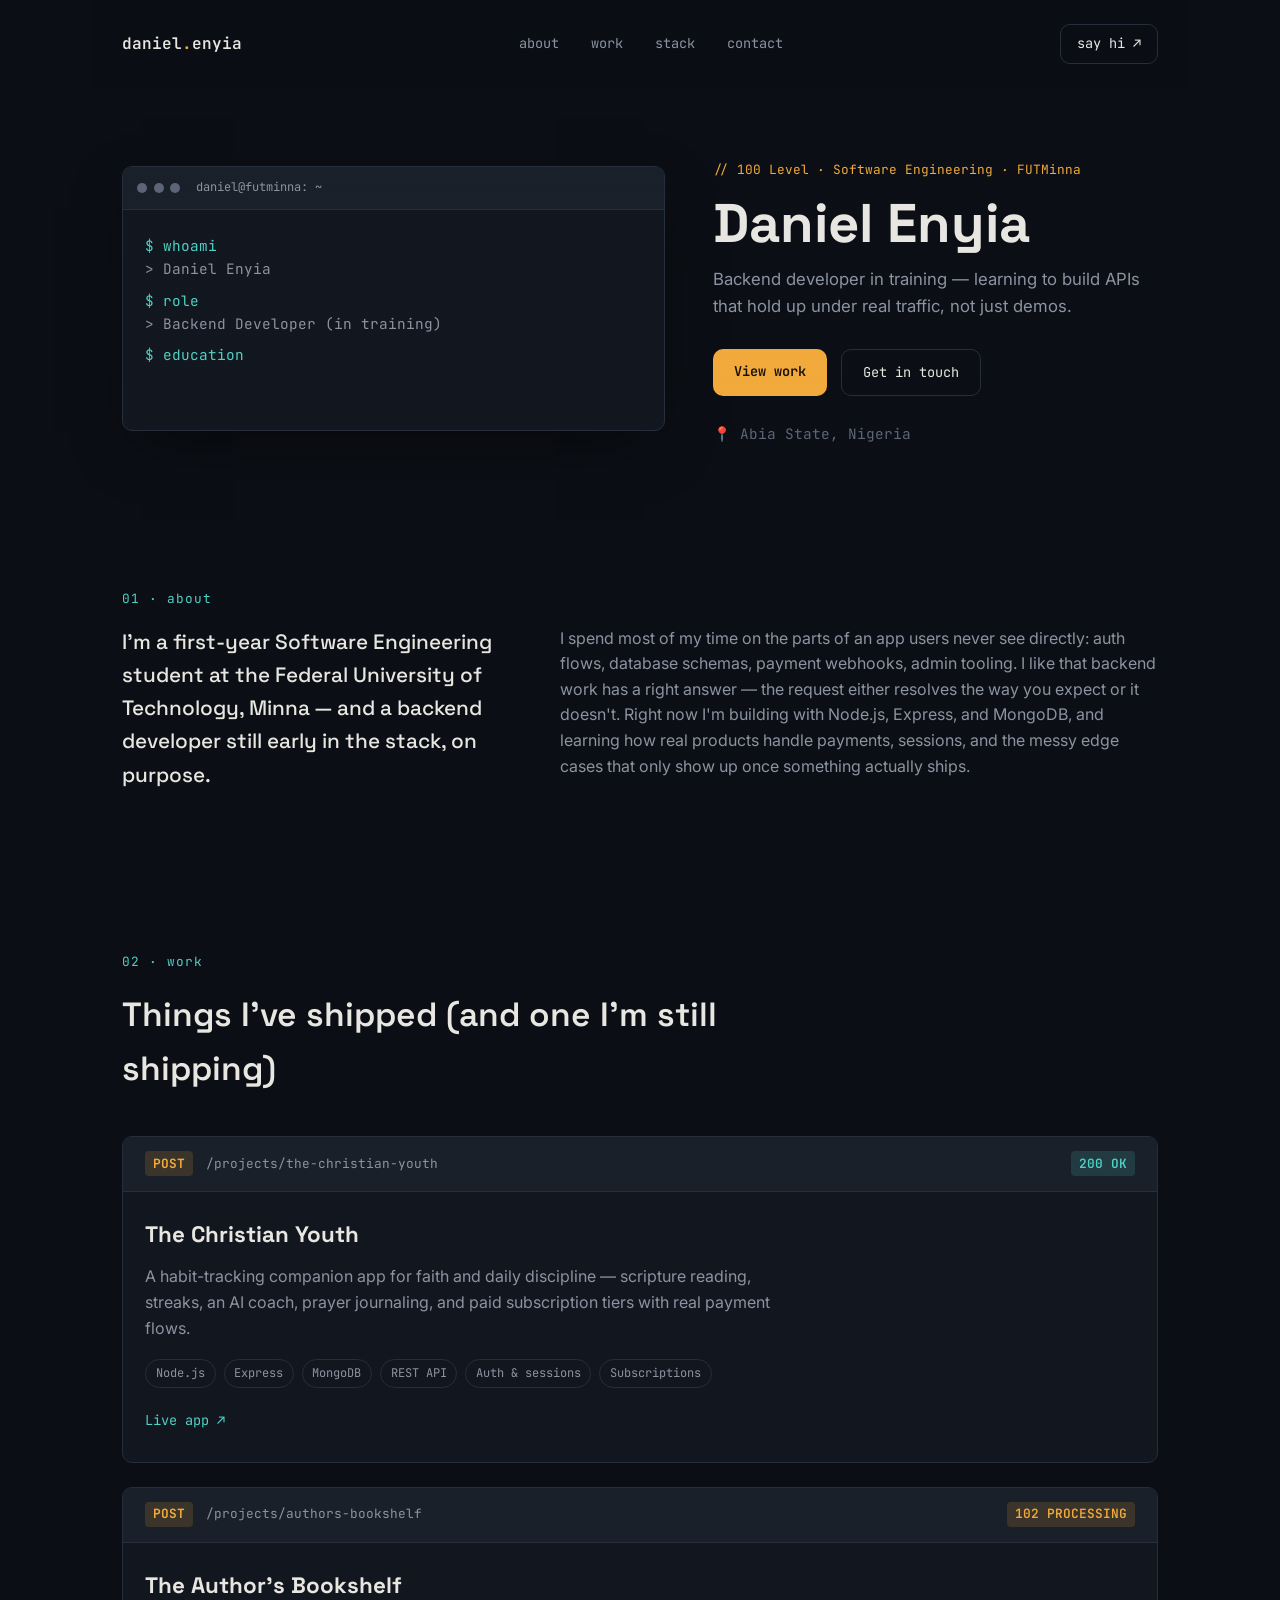
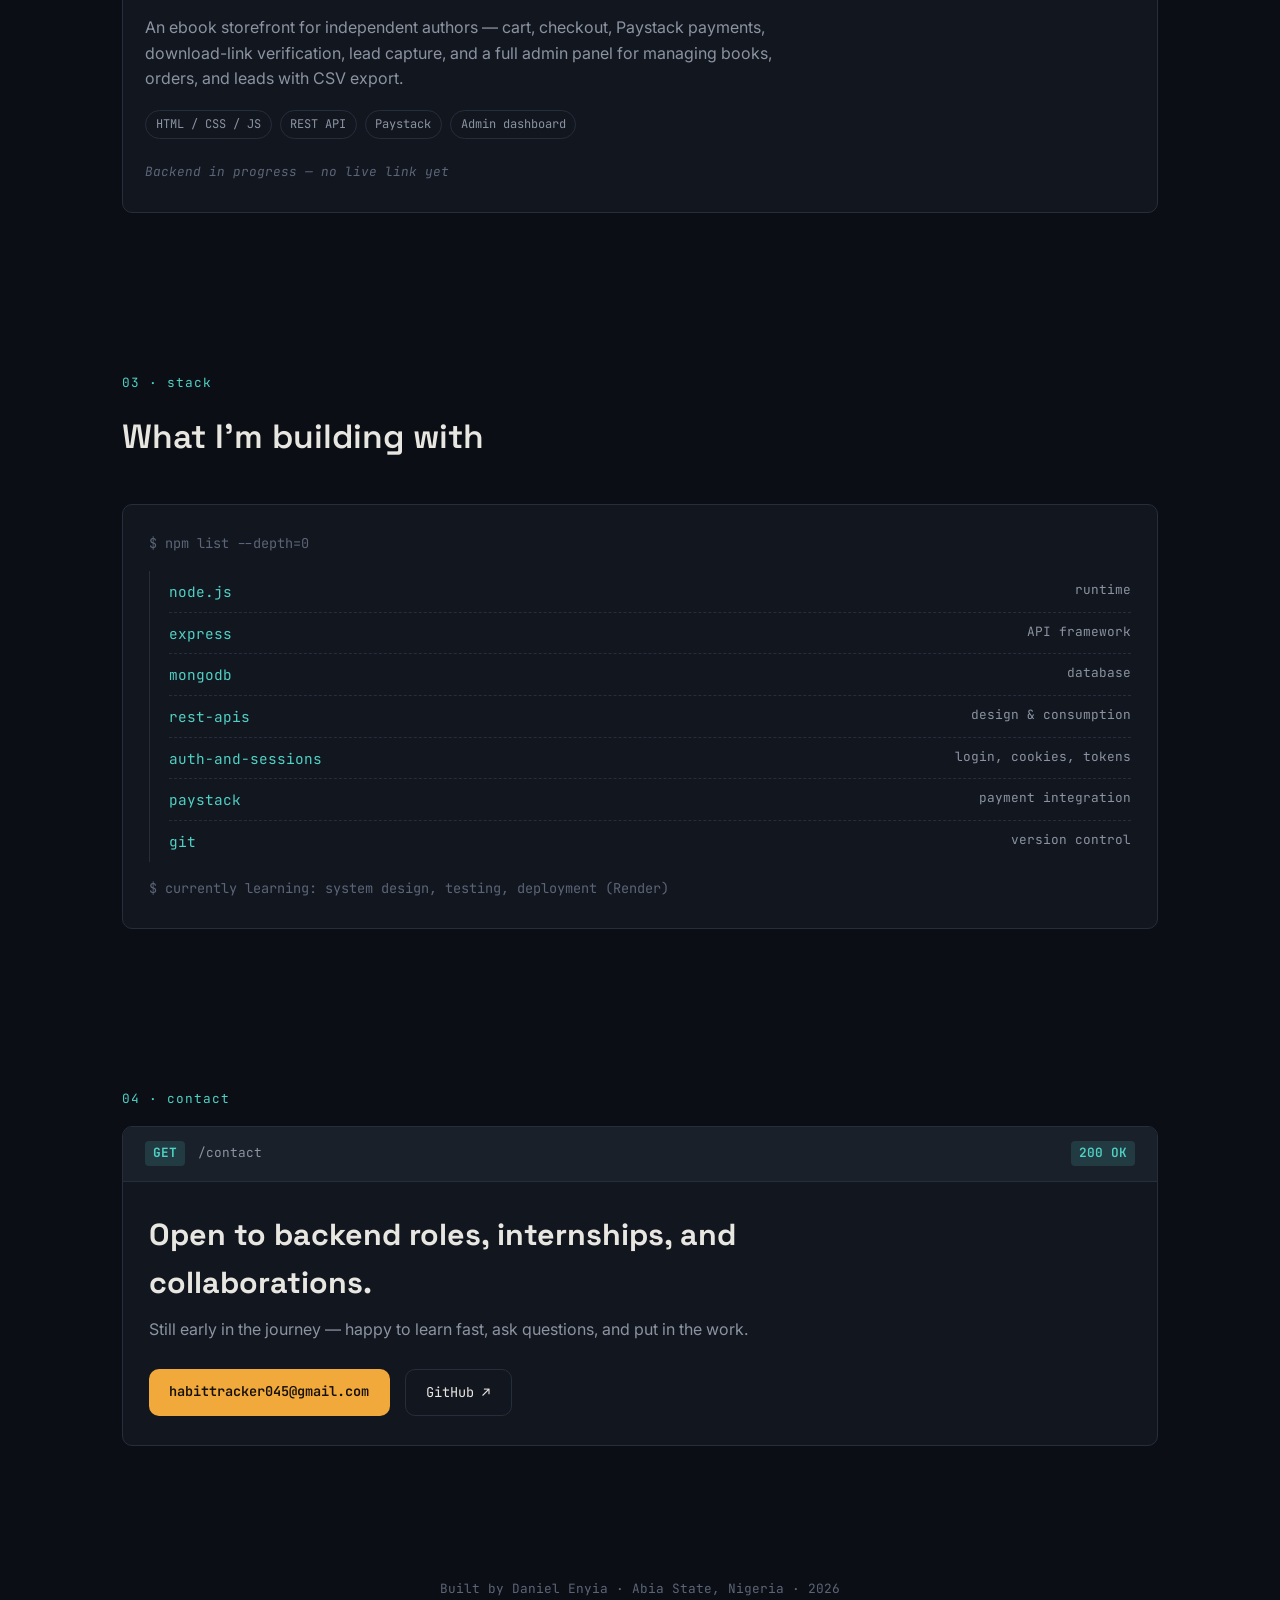
<file: files/index.html>
<!DOCTYPE html>
<html lang="en">
<head>
<meta charset="UTF-8">
<meta name="viewport" content="width=device-width, initial-scale=1.0">
<title>Daniel Enyia — Backend Developer</title>
<meta name="description" content="Daniel Enyia — upcoming backend developer from Abia State, Nigeria. Software Engineering student at FUTMinna.">
<link rel="preconnect" href="https://fonts.googleapis.com">
<link rel="preconnect" href="https://fonts.gstatic.com" crossorigin>
<link href="https://fonts.googleapis.com/css2?family=Space+Grotesk:wght@400;500;600;700&family=Inter:wght@400;500;600&family=JetBrains+Mono:wght@400;500;600&display=swap" rel="stylesheet">
<link rel="stylesheet" href="styles.css">
</head>
<body>

<div class="scanline" aria-hidden="true"></div>

<header class="nav">
  <a href="#top" class="nav__brand">daniel<span class="dot">.</span>enyia</a>
  <nav class="nav__links">
    <a href="#about">about</a>
    <a href="#work">work</a>
    <a href="#stack">stack</a>
    <a href="#contact">contact</a>
  </nav>
  <a href="#contact" class="nav__cta">say hi ↗</a>
</header>

<main>

  <!-- HERO -->
  <section id="top" class="hero">
    <div class="hero__terminal">
      <div class="term__bar">
        <span class="term__dot"></span><span class="term__dot"></span><span class="term__dot"></span>
        <span class="term__title">daniel@futminna: ~</span>
      </div>
      <div class="term__body" id="terminalBody">
        <!-- populated by script.js -->
      </div>
    </div>

    <div class="hero__side">
      <p class="eyebrow">// 100 Level · Software Engineering · FUTMinna</p>
      <h1 class="hero__name">Daniel Enyia</h1>
      <p class="hero__role">Backend developer in training — learning to build APIs that hold up under real traffic, not just demos.</p>
      <div class="hero__actions">
        <a href="#work" class="btn btn--primary">View work</a>
        <a href="#contact" class="btn btn--ghost">Get in touch</a>
      </div>
      <p class="hero__location">📍 Abia State, Nigeria</p>
    </div>
  </section>

  <!-- ABOUT -->
  <section id="about" class="about">
    <p class="section__tag">01 · about</p>
    <div class="about__grid">
      <p class="about__lede">
        I'm a first-year Software Engineering student at the Federal University of Technology, Minna
        — and a backend developer still early in the stack, on purpose.
      </p>
      <p class="about__body">
        I spend most of my time on the parts of an app users never see directly: auth flows, database
        schemas, payment webhooks, admin tooling. I like that backend work has a right answer — the
        request either resolves the way you expect or it doesn't. Right now I'm building with
        Node.js, Express, and MongoDB, and learning how real products handle payments, sessions, and
        the messy edge cases that only show up once something actually ships.
      </p>
    </div>
  </section>

  <!-- WORK -->
  <section id="work" class="work">
    <p class="section__tag">02 · work</p>
    <h2 class="section__heading">Things I've shipped (and one I'm still shipping)</h2>

    <div class="requests">

      <!-- Project 1 -->
      <article class="request request--live">
        <div class="request__head">
          <span class="method method--post">POST</span>
          <span class="endpoint">/projects/the-christian-youth</span>
          <span class="status status--200">200 OK</span>
        </div>
        <div class="request__body">
          <h3>The Christian Youth</h3>
          <p>
            A habit-tracking companion app for faith and daily discipline — scripture reading, streaks,
            an AI coach, prayer journaling, and paid subscription tiers with real payment flows.
          </p>
          <ul class="tags">
            <li>Node.js</li>
            <li>Express</li>
            <li>MongoDB</li>
            <li>REST API</li>
            <li>Auth &amp; sessions</li>
            <li>Subscriptions</li>
          </ul>
          <div class="request__links">
            <a href="https://my-dashboard-5xg6.onrender.com" target="_blank" rel="noopener">Live app ↗</a>
          </div>
        </div>
      </article>

      <!-- Project 2 -->
      <article class="request request--pending">
        <div class="request__head">
          <span class="method method--post">POST</span>
          <span class="endpoint">/projects/authors-bookshelf</span>
          <span class="status status--102">102 PROCESSING</span>
        </div>
        <div class="request__body">
          <h3>The Author's Bookshelf</h3>
          <p>
            An ebook storefront for independent authors — cart, checkout, Paystack payments, download-link
            verification, lead capture, and a full admin panel for managing books, orders, and leads with
            CSV export.
          </p>
          <ul class="tags">
            <li>HTML / CSS / JS</li>
            <li>REST API</li>
            <li>Paystack</li>
            <li>Admin dashboard</li>
          </ul>
          <div class="request__links">
            <span class="in-progress-note">Backend in progress — no live link yet</span>
          </div>
        </div>
      </article>

    </div>
  </section>

  <!-- STACK -->
  <section id="stack" class="stack">
    <p class="section__tag">03 · stack</p>
    <h2 class="section__heading">What I'm building with</h2>

    <div class="trace">
      <p class="trace__line trace__line--head">$ npm list --depth=0</p>
      <ul class="trace__list">
        <li><span class="trace__name">node.js</span><span class="trace__note">runtime</span></li>
        <li><span class="trace__name">express</span><span class="trace__note">API framework</span></li>
        <li><span class="trace__name">mongodb</span><span class="trace__note">database</span></li>
        <li><span class="trace__name">rest-apis</span><span class="trace__note">design &amp; consumption</span></li>
        <li><span class="trace__name">auth-and-sessions</span><span class="trace__note">login, cookies, tokens</span></li>
        <li><span class="trace__name">paystack</span><span class="trace__note">payment integration</span></li>
        <li><span class="trace__name">git</span><span class="trace__note">version control</span></li>
      </ul>
      <p class="trace__line trace__line--tail">$ currently learning: system design, testing, deployment (Render)</p>
    </div>
  </section>

  <!-- CONTACT -->
  <section id="contact" class="contact">
    <p class="section__tag">04 · contact</p>
    <div class="contact__box">
      <div class="request__head">
        <span class="method method--get">GET</span>
        <span class="endpoint">/contact</span>
        <span class="status status--200">200 OK</span>
      </div>
      <h2 class="contact__heading">Open to backend roles, internships, and collaborations.</h2>
      <p class="contact__sub">Still early in the journey — happy to learn fast, ask questions, and put in the work.</p>
      <div class="contact__links">
        <a href="mailto:habittracker045@gmail.com" class="btn btn--primary">habittracker045@gmail.com</a>
        <a href="https://github.com/habittracker045-art" target="_blank" rel="noopener" class="btn btn--ghost">GitHub ↗</a>
      </div>
    </div>
  </section>

</main>

<footer class="footer">
  <p>Built by Daniel Enyia · Abia State, Nigeria · <span id="year"></span></p>
</footer>

<script src="script.js"></script>
</body>
</html>
</file>
<file: files/styles.css>
/* ---------------------------------------------------
   Design tokens
--------------------------------------------------- */
:root {
  --bg: #0B0E14;
  --surface: #12161F;
  --surface-2: #1A2029;
  --border: #262E3B;
  --text: #E8E6E1;
  --muted: #8B93A1;
  --muted-2: #5C6577;
  --amber: #F2A93B;
  --amber-dim: #7A5A22;
  --teal: #4FD1C5;
  --teal-dim: #275952;

  --font-display: 'Space Grotesk', sans-serif;
  --font-body: 'Inter', sans-serif;
  --font-mono: 'JetBrains Mono', monospace;

  --radius: 10px;
  --max-width: 1100px;
}

* { box-sizing: border-box; }

html {
  scroll-behavior: smooth;
}

@media (prefers-reduced-motion: reduce) {
  html { scroll-behavior: auto; }
  * { animation-duration: 0.001ms !important; animation-iteration-count: 1 !important; transition-duration: 0.001ms !important; }
}

body {
  margin: 0;
  background: var(--bg);
  color: var(--text);
  font-family: var(--font-body);
  line-height: 1.6;
  -webkit-font-smoothing: antialiased;
}

a {
  color: inherit;
  text-decoration: none;
}

ul { list-style: none; margin: 0; padding: 0; }

::selection {
  background: var(--amber);
  color: #10131A;
}

:focus-visible {
  outline: 2px solid var(--teal);
  outline-offset: 3px;
}

/* subtle scanline / grain texture over whole page */
.scanline {
  position: fixed;
  inset: 0;
  pointer-events: none;
  z-index: 999;
  background: repeating-linear-gradient(
    to bottom,
    rgba(255,255,255,0.012) 0px,
    rgba(255,255,255,0.012) 1px,
    transparent 1px,
    transparent 3px
  );
  mix-blend-mode: overlay;
}

/* ---------------------------------------------------
   Layout helpers
--------------------------------------------------- */
section {
  max-width: var(--max-width);
  margin: 0 auto;
  padding: 5rem 2rem;
}

.section__tag {
  font-family: var(--font-mono);
  font-size: 0.8rem;
  color: var(--teal);
  letter-spacing: 0.08em;
  margin: 0 0 1rem;
}

.section__heading {
  font-family: var(--font-display);
  font-size: clamp(1.5rem, 3vw, 2.1rem);
  font-weight: 600;
  margin: 0 0 2.5rem;
  max-width: 640px;
}

/* ---------------------------------------------------
   Nav
--------------------------------------------------- */
.nav {
  position: sticky;
  top: 0;
  z-index: 100;
  display: flex;
  align-items: center;
  justify-content: space-between;
  max-width: var(--max-width);
  margin: 0 auto;
  padding: 1.5rem 2rem;
  background: rgba(11, 14, 20, 0.75);
  backdrop-filter: blur(8px);
}

.nav__brand {
  font-family: var(--font-mono);
  font-weight: 600;
  font-size: 1rem;
  color: var(--text);
}
.nav__brand .dot { color: var(--amber); }

.nav__links {
  display: flex;
  gap: 2rem;
  font-family: var(--font-mono);
  font-size: 0.85rem;
  color: var(--muted);
}
.nav__links a:hover { color: var(--teal); }

.nav__cta {
  font-family: var(--font-mono);
  font-size: 0.85rem;
  border: 1px solid var(--border);
  padding: 0.5rem 1rem;
  border-radius: var(--radius);
  color: var(--text);
  transition: border-color 0.15s ease, color 0.15s ease;
}
.nav__cta:hover {
  border-color: var(--teal);
  color: var(--teal);
}

@media (max-width: 720px) {
  .nav__links { display: none; }
}

/* ---------------------------------------------------
   Hero
--------------------------------------------------- */
.hero {
  display: grid;
  grid-template-columns: 1.1fr 0.9fr;
  gap: 3rem;
  align-items: center;
  padding-top: 4rem;
  padding-bottom: 4rem;
}

@media (max-width: 860px) {
  .hero { grid-template-columns: 1fr; padding-top: 2rem; }
}

.hero__terminal {
  background: var(--surface);
  border: 1px solid var(--border);
  border-radius: var(--radius);
  overflow: hidden;
  box-shadow: 0 20px 60px -20px rgba(0,0,0,0.6);
}

.term__bar {
  display: flex;
  align-items: center;
  gap: 0.4rem;
  padding: 0.7rem 0.9rem;
  background: var(--surface-2);
  border-bottom: 1px solid var(--border);
}
.term__dot {
  width: 10px; height: 10px;
  border-radius: 50%;
  background: var(--muted-2);
}
.term__title {
  margin-left: 0.6rem;
  font-family: var(--font-mono);
  font-size: 0.75rem;
  color: var(--muted);
}

.term__body {
  padding: 1.5rem 1.4rem 1.8rem;
  font-family: var(--font-mono);
  font-size: 0.9rem;
  min-height: 220px;
  color: var(--text);
}

.term__row { margin: 0 0 0.55rem; white-space: pre-wrap; }
.term__prompt { color: var(--teal); }
.term__output { color: var(--muted); padding-left: 0; display: block; }
.term__cursor {
  display: inline-block;
  width: 8px; height: 1.1em;
  background: var(--amber);
  vertical-align: text-bottom;
  animation: blink 1s step-end infinite;
  margin-left: 2px;
}
@keyframes blink { 50% { opacity: 0; } }

.hero__side { padding-top: 0.5rem; }

.eyebrow {
  font-family: var(--font-mono);
  font-size: 0.8rem;
  color: var(--amber);
  margin: 0 0 0.9rem;
}

.hero__name {
  font-family: var(--font-display);
  font-size: clamp(2.4rem, 5vw, 3.4rem);
  font-weight: 700;
  margin: 0 0 0.9rem;
  line-height: 1.05;
}

.hero__role {
  color: var(--muted);
  font-size: 1.05rem;
  max-width: 42ch;
  margin: 0 0 1.8rem;
}

.hero__actions {
  display: flex;
  gap: 0.9rem;
  margin-bottom: 1.6rem;
  flex-wrap: wrap;
}

.btn {
  font-family: var(--font-mono);
  font-size: 0.85rem;
  padding: 0.75rem 1.3rem;
  border-radius: var(--radius);
  display: inline-block;
  transition: transform 0.15s ease, border-color 0.15s ease, background 0.15s ease;
}
.btn--primary {
  background: var(--amber);
  color: #14100A;
  font-weight: 600;
}
.btn--primary:hover { transform: translateY(-2px); }

.btn--ghost {
  border: 1px solid var(--border);
  color: var(--text);
}
.btn--ghost:hover { border-color: var(--teal); color: var(--teal); }

.hero__location {
  color: var(--muted-2);
  font-size: 0.9rem;
  font-family: var(--font-mono);
  margin: 0;
}

/* ---------------------------------------------------
   About
--------------------------------------------------- */
.about__grid {
  display: grid;
  grid-template-columns: 0.8fr 1.2fr;
  gap: 2.5rem;
}
@media (max-width: 720px) {
  .about__grid { grid-template-columns: 1fr; }
}

.about__lede {
  font-family: var(--font-display);
  font-size: 1.3rem;
  font-weight: 500;
  color: var(--text);
  margin: 0;
}

.about__body {
  color: var(--muted);
  margin: 0;
  max-width: 60ch;
}

/* ---------------------------------------------------
   Work / request cards
--------------------------------------------------- */
.requests {
  display: flex;
  flex-direction: column;
  gap: 1.5rem;
}

.request {
  background: var(--surface);
  border: 1px solid var(--border);
  border-radius: var(--radius);
  overflow: hidden;
  transition: border-color 0.2s ease;
}
.request:hover { border-color: var(--muted-2); }

.request__head {
  display: flex;
  align-items: center;
  gap: 0.8rem;
  padding: 0.9rem 1.4rem;
  background: var(--surface-2);
  border-bottom: 1px solid var(--border);
  font-family: var(--font-mono);
  font-size: 0.8rem;
  flex-wrap: wrap;
}

.method {
  font-weight: 700;
  padding: 0.15rem 0.5rem;
  border-radius: 4px;
}
.method--post { background: rgba(242,169,59,0.15); color: var(--amber); }
.method--get { background: rgba(79,209,197,0.15); color: var(--teal); }

.endpoint { color: var(--muted); flex: 1; min-width: 180px; }

.status { font-weight: 600; padding: 0.15rem 0.5rem; border-radius: 4px; }
.status--200 { background: rgba(79,209,197,0.15); color: var(--teal); }
.status--102 { background: rgba(242,169,59,0.15); color: var(--amber); }

.request__body { padding: 1.6rem 1.4rem 1.8rem; }

.request__body h3 {
  font-family: var(--font-display);
  font-size: 1.4rem;
  margin: 0 0 0.7rem;
}

.request__body p {
  color: var(--muted);
  margin: 0 0 1.1rem;
  max-width: 65ch;
}

.tags {
  display: flex;
  flex-wrap: wrap;
  gap: 0.5rem;
  margin-bottom: 1.2rem;
}
.tags li {
  font-family: var(--font-mono);
  font-size: 0.75rem;
  color: var(--muted);
  border: 1px solid var(--border);
  padding: 0.25rem 0.6rem;
  border-radius: 20px;
}

.request__links a {
  font-family: var(--font-mono);
  font-size: 0.85rem;
  color: var(--teal);
  border-bottom: 1px solid transparent;
}
.request__links a:hover { border-bottom-color: var(--teal); }

.in-progress-note {
  font-family: var(--font-mono);
  font-size: 0.8rem;
  color: var(--muted-2);
  font-style: italic;
}

/* ---------------------------------------------------
   Stack / trace
--------------------------------------------------- */
.trace {
  background: var(--surface);
  border: 1px solid var(--border);
  border-radius: var(--radius);
  padding: 1.8rem 1.6rem;
  font-family: var(--font-mono);
}

.trace__line {
  color: var(--muted-2);
  font-size: 0.85rem;
  margin: 0 0 1rem;
}
.trace__line--tail { margin: 1rem 0 0; }

.trace__list {
  border-left: 1px solid var(--border);
  padding-left: 1.2rem;
}
.trace__list li {
  display: flex;
  justify-content: space-between;
  padding: 0.55rem 0;
  border-bottom: 1px dashed var(--border);
  font-size: 0.9rem;
}
.trace__list li:last-child { border-bottom: none; }
.trace__name { color: var(--teal); }
.trace__note { color: var(--muted); font-size: 0.8rem; }

/* ---------------------------------------------------
   Contact
--------------------------------------------------- */
.contact__box {
  background: var(--surface);
  border: 1px solid var(--border);
  border-radius: var(--radius);
  overflow: hidden;
}

.contact__box .request__head { }

.contact__heading {
  font-family: var(--font-display);
  font-size: clamp(1.4rem, 3vw, 1.9rem);
  padding: 1.8rem 1.6rem 0.6rem;
  margin: 0;
  max-width: 34ch;
}

.contact__sub {
  color: var(--muted);
  padding: 0 1.6rem;
  margin: 0 0 1.6rem;
}

.contact__links {
  display: flex;
  gap: 0.9rem;
  padding: 0 1.6rem 1.8rem;
  flex-wrap: wrap;
}

/* ---------------------------------------------------
   Footer
--------------------------------------------------- */
.footer {
  text-align: center;
  padding: 2.5rem 2rem 3rem;
  color: var(--muted-2);
  font-family: var(--font-mono);
  font-size: 0.8rem;
}
</file>
